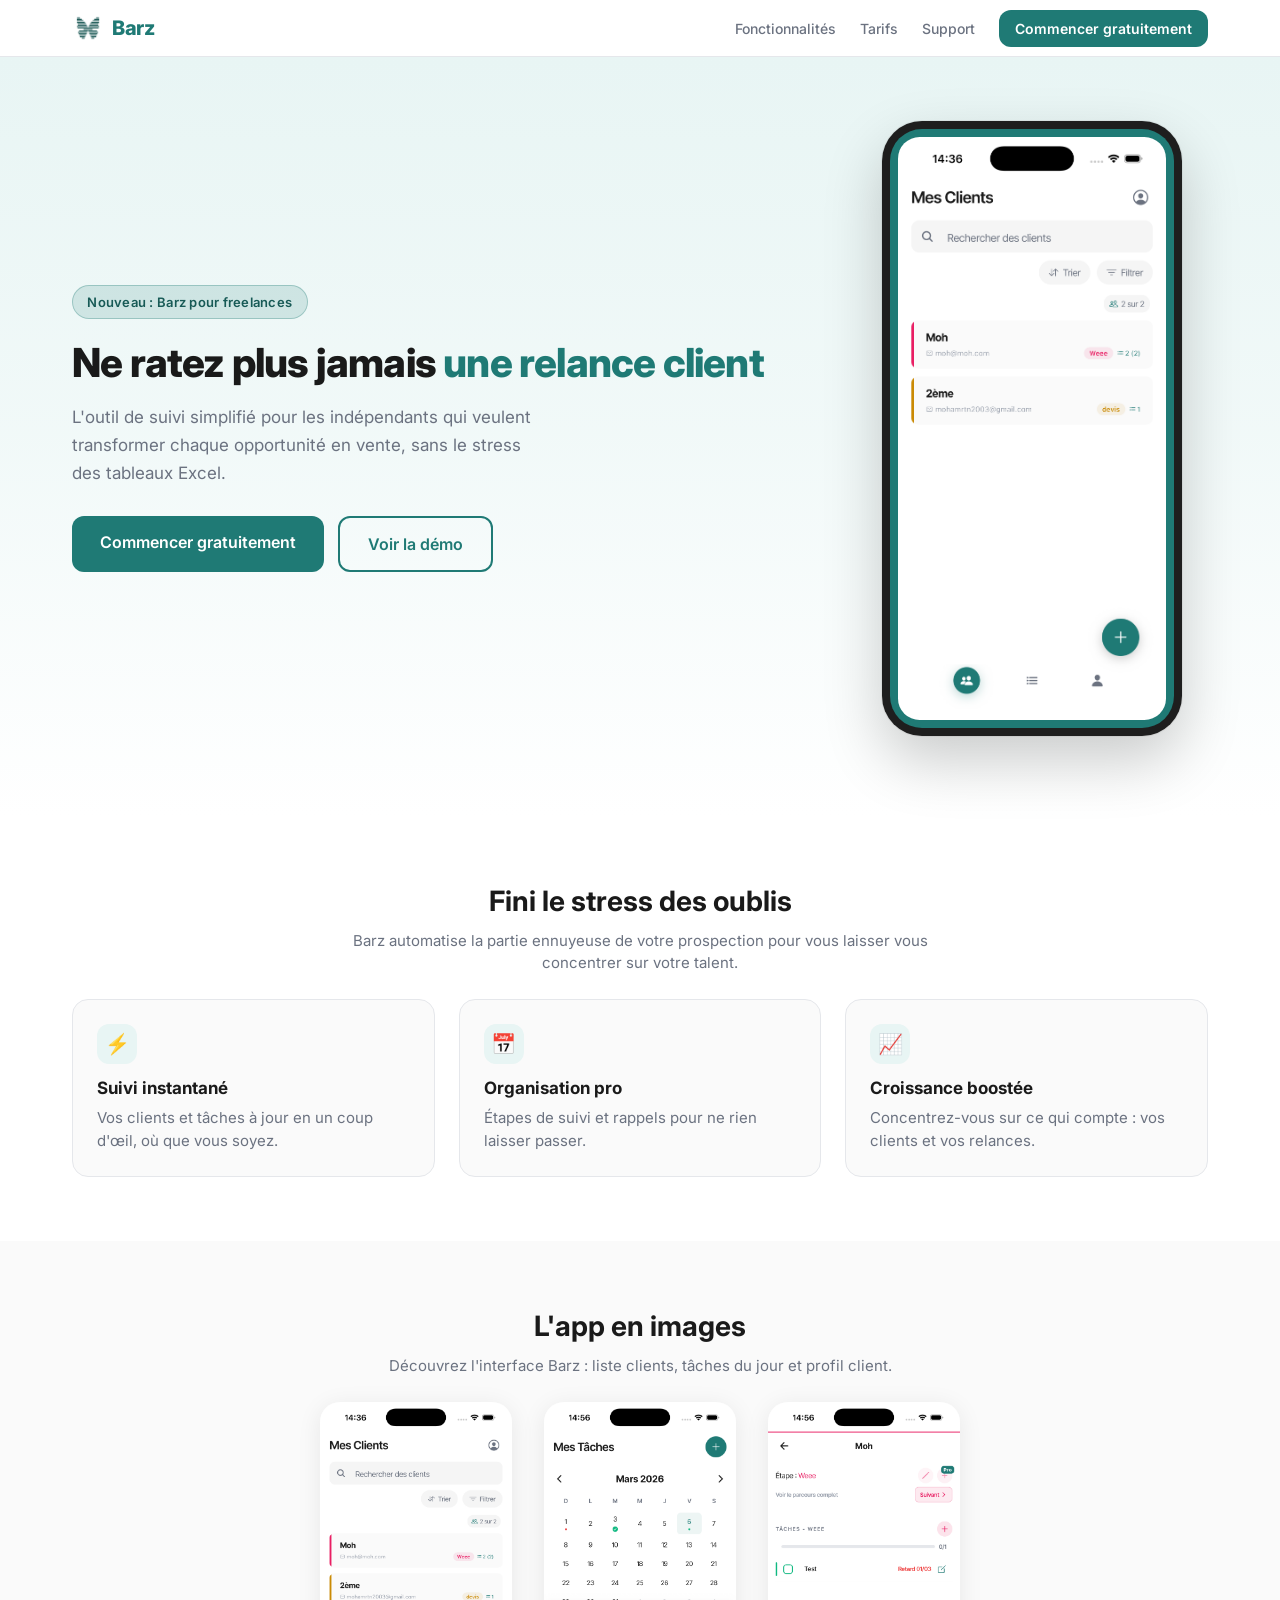
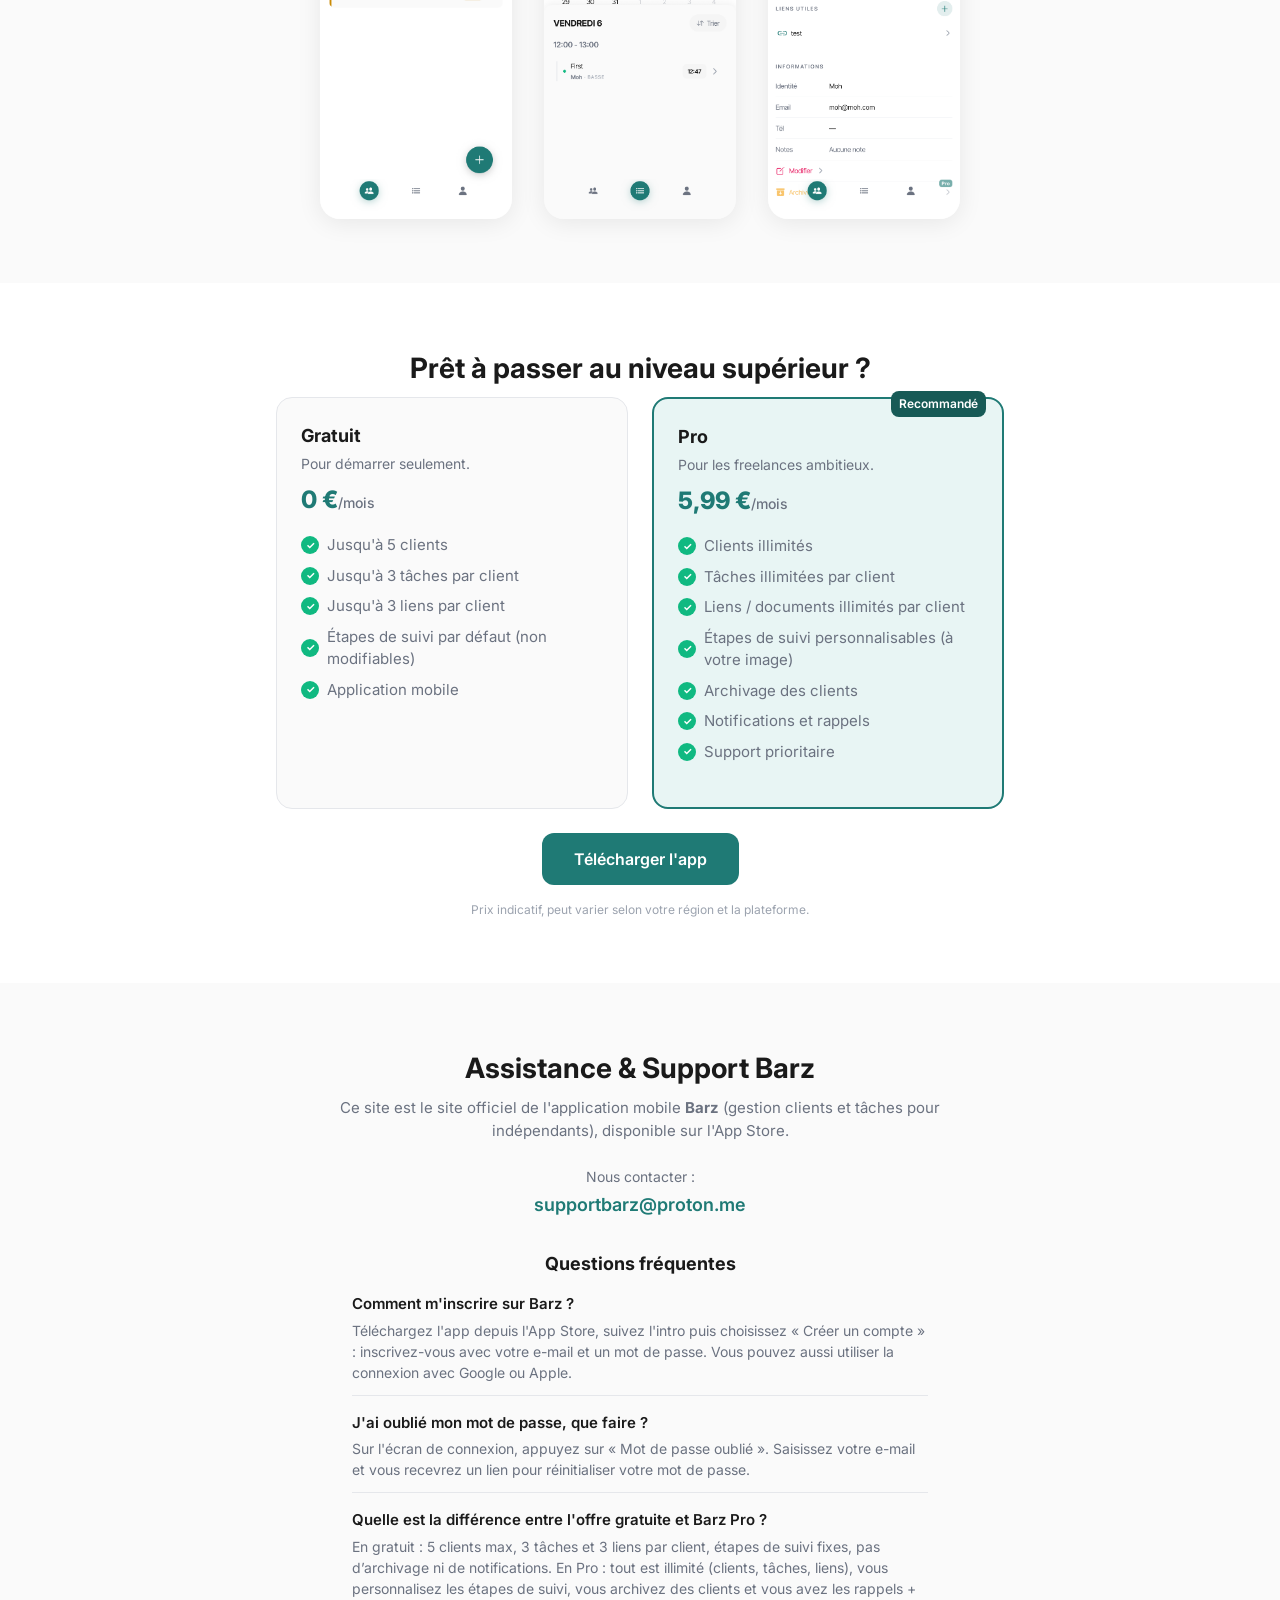
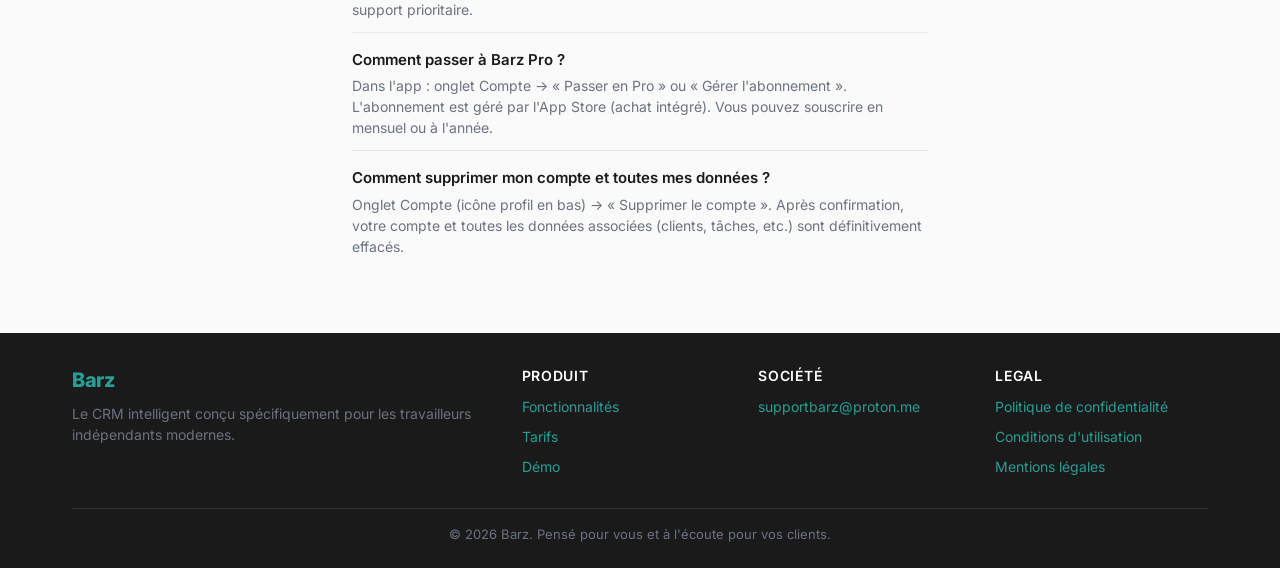
<file: index.html>
<!DOCTYPE html>
<html lang="fr">
<head>
    <meta charset="UTF-8">
    <meta name="viewport" content="width=device-width, initial-scale=1.0">
    <title>Barz – Gestion clients et tâches | App mobile pour indépendants</title>
    <meta name="description" content="Gérez vos clients et tâches depuis votre téléphone. Barz est l'app de gestion clients et tâches pour freelances et indépendants. Téléchargez sur l'App Store.">
    <meta name="keywords" content="gestion clients, gestion tâches, app indépendants, CRM simple, freelances, étapes de suivi, Barz, application mobile clients">
    <link rel="preconnect" href="https://fonts.googleapis.com">
    <link rel="preconnect" href="https://fonts.gstatic.com" crossorigin>
    <link href="https://fonts.googleapis.com/css2?family=Inter:wght@400;500;600;700;800&display=swap" rel="stylesheet">

    <meta property="og:type" content="website">
    <meta property="og:title" content="Barz – Gestion clients et tâches pour indépendants">
    <meta property="og:description" content="Gérez vos clients et tâches depuis votre téléphone. L'app mobile pour freelances et indépendants. Téléchargez sur l'App Store.">
    <meta property="og:image" content="https://barz.app/og-image.png">
    <meta property="og:url" content="https://barz.app">
    <meta property="og:locale" content="fr_FR">
    <meta name="twitter:card" content="summary_large_image">
    <meta name="twitter:title" content="Barz – Gestion clients et tâches">
    <meta name="twitter:description" content="L'app de gestion clients et tâches pour indépendants. Téléchargez sur l'App Store.">

    <link rel="stylesheet" href="styles.css">
</head>
<body>
    <header class="header" id="header">
        <div class="container header__inner">
            <a href="#" class="logo" aria-label="Barz accueil">
                <img src="assets/img/Logo1.png" alt="" class="logo__img" width="32" height="32">
                <span class="logo__text">Barz</span>
            </a>
            <button type="button" class="burger" aria-label="Ouvrir le menu" aria-expanded="false" aria-controls="header-menu" id="burger-btn">
                <span class="burger__line"></span>
                <span class="burger__line"></span>
                <span class="burger__line"></span>
            </button>
            <div class="header__menu" id="header-menu">
                <nav class="nav" aria-label="Navigation principale">
                    <a href="#fonctionnalites">Fonctionnalités</a>
                    <a href="#tarifs">Tarifs</a>
                    <a href="#support">Support</a>
                </nav>
                <a href="https://apps.apple.com/app/barz/idXXXXXXXXX" class="cta cta--header" target="_blank" rel="noopener noreferrer">Commencer gratuitement</a>
            </div>
        </div>
        <div class="header__overlay" id="header-overlay" aria-hidden="true"></div>
    </header>

    <main>
        <section class="hero" aria-labelledby="hero-title">
            <div class="container hero__inner">
                <div class="hero__content">
                    <span class="hero__badge">Nouveau : Barz pour freelances</span>
                    <h1 id="hero-title" class="hero__title">Ne ratez plus jamais <span class="hero__title-accent">une relance client</span></h1>
                    <p class="hero__subtitle">L'outil de suivi simplifié pour les indépendants qui veulent transformer chaque opportunité en vente, sans le stress des tableaux Excel.</p>
                    <div class="hero__ctas">
                        <a href="https://apps.apple.com/app/barz/idXXXXXXXXX" class="cta cta--primary" target="_blank" rel="noopener noreferrer">Commencer gratuitement</a>
                        <a href="#captures" class="cta cta--secondary">Voir la démo</a>
                    </div>
                </div>
                <div class="hero__visual">
                    <div class="hero__mockup">
                        <div class="hero__mockup-frame">
                            <img src="assets/img/image1.png" alt="Aperçu de l'app Barz sur iPhone" width="280" height="560" loading="eager" onerror="this.style.display='none'; this.nextElementSibling.style.display='flex';">
                            <div class="hero__mockup-placeholder" aria-hidden="true">App</div>
                        </div>
                    </div>
                </div>
            </div>
        </section>

        <section id="fonctionnalites" class="features" aria-labelledby="features-title">
            <div class="container">
                <h2 id="features-title" class="section-title">Fini le stress des oublis</h2>
                <p class="section-desc">Barz automatise la partie ennuyeuse de votre prospection pour vous laisser vous concentrer sur votre talent.</p>
                <ul class="features__list">
                    <li class="feature-card">
                        <span class="feature-card__icon" aria-hidden="true">⚡</span>
                        <h3 class="feature-card__title">Suivi instantané</h3>
                        <p class="feature-card__text">Vos clients et tâches à jour en un coup d'œil, où que vous soyez.</p>
                    </li>
                    <li class="feature-card">
                        <span class="feature-card__icon" aria-hidden="true">📅</span>
                        <h3 class="feature-card__title">Organisation pro</h3>
                        <p class="feature-card__text">Étapes de suivi et rappels pour ne rien laisser passer.</p>
                    </li>
                    <li class="feature-card">
                        <span class="feature-card__icon" aria-hidden="true">📈</span>
                        <h3 class="feature-card__title">Croissance boostée</h3>
                        <p class="feature-card__text">Concentrez-vous sur ce qui compte : vos clients et vos relances.</p>
                    </li>
                </ul>
            </div>
        </section>

        <section id="captures" class="screenshots" aria-labelledby="screenshots-title">
            <div class="container">
                <h2 id="screenshots-title" class="section-title">L'app en images</h2>
                <p class="screenshots__intro">Découvrez l'interface Barz : liste clients, tâches du jour et profil client.</p>
                <ul class="screenshots__list">
                    <li>
                        <img src="assets/img/image1.png" alt="Capture d'écran Barz – Liste des clients" width="390" height="844" loading="lazy" onerror="this.src='https://placehold.co/390x844/E8F5F4/1F7A75?text=Liste+clients'">
                    </li>
                    <li>
                        <img src="assets/img/image2.png" alt="Capture d'écran Barz – Tâches du jour" width="390" height="844" loading="lazy" onerror="this.src='https://placehold.co/390x844/E8F5F4/1F7A75?text=T%C3%A2ches'">
                    </li>
                    <li>
                        <img src="assets/img/image3.png" alt="Capture d'écran Barz – Profil client" width="390" height="844" loading="lazy" onerror="this.src='https://placehold.co/390x844/E8F5F4/1F7A75?text=Profil+client'">
                    </li>
                </ul>
            </div>
        </section>

        <section id="tarifs" class="pricing" aria-labelledby="pricing-title">
            <div class="container">
                <h2 id="pricing-title" class="section-title">Prêt à passer au niveau supérieur ?</h2>
                <div class="pricing__grid">
                    <article class="pricing-card pricing-card--free">
                        <h3 class="pricing-card__name">Gratuit</h3>
                        <p class="pricing-card__sub">Pour démarrer seulement.</p>
                        <p class="pricing-card__price">0 €<span class="pricing-card__unit">/mois</span></p>
                        <ul class="pricing-card__features">
                            <li><span class="check" aria-hidden="true"></span> Jusqu'à 5 clients</li>
                            <li><span class="check" aria-hidden="true"></span> Jusqu'à 3 tâches par client</li>
                            <li><span class="check" aria-hidden="true"></span> Jusqu'à 3 liens par client</li>
                            <li><span class="check" aria-hidden="true"></span> Étapes de suivi par défaut (non modifiables)</li>
                            <li><span class="check" aria-hidden="true"></span> Application mobile</li>
                        </ul>
                    </article>
                    <article class="pricing-card pricing-card--pro">
                        <span class="pricing-card__badge">Recommandé</span>
                        <h3 class="pricing-card__name">Pro</h3>
                        <p class="pricing-card__sub">Pour les freelances ambitieux.</p>
                        <p class="pricing-card__price">5,99 €<span class="pricing-card__unit">/mois</span></p>
                        <ul class="pricing-card__features">
                            <li><span class="check" aria-hidden="true"></span> Clients illimités</li>
                            <li><span class="check" aria-hidden="true"></span> Tâches illimitées par client</li>
                            <li><span class="check" aria-hidden="true"></span> Liens / documents illimités par client</li>
                            <li><span class="check" aria-hidden="true"></span> Étapes de suivi personnalisables (à votre image)</li>
                            <li><span class="check" aria-hidden="true"></span> Archivage des clients</li>
                            <li><span class="check" aria-hidden="true"></span> Notifications et rappels</li>
                            <li><span class="check" aria-hidden="true"></span> Support prioritaire</li>
                        </ul>
                    </article>
                </div>
                <div class="pricing__cta">
                    <a href="https://apps.apple.com/app/barz/idXXXXXXXXX" class="cta cta--primary cta--block" target="_blank" rel="noopener noreferrer">Télécharger l'app</a>
                </div>
                <p class="pricing__disclaimer">Prix indicatif, peut varier selon votre région et la plateforme.</p>
            </div>
        </section>

        <section id="support" class="support" aria-labelledby="support-title">
            <div class="container">
                <h2 id="support-title" class="section-title">Assistance & Support Barz</h2>
                <p class="support__intro">Ce site est le site officiel de l'application mobile <strong>Barz</strong> (gestion clients et tâches pour indépendants), disponible sur l'App Store.</p>
                <div class="support__contact">
                    <p class="support__contact-label">Nous contacter :</p>
                    <a href="mailto:supportbarz@proton.me" class="support__email">supportbarz@proton.me</a>
                </div>
                <div class="support__faq">
                    <h3 class="support__faq-title">Questions fréquentes</h3>
                    <dl class="faq-list">
                        <dt class="faq-list__q">Comment m'inscrire sur Barz ?</dt>
                        <dd class="faq-list__a">Téléchargez l'app depuis l'App Store, suivez l'intro puis choisissez « Créer un compte » : inscrivez-vous avec votre e-mail et un mot de passe. Vous pouvez aussi utiliser la connexion avec Google ou Apple.</dd>
                        <dt class="faq-list__q">J'ai oublié mon mot de passe, que faire ?</dt>
                        <dd class="faq-list__a">Sur l'écran de connexion, appuyez sur « Mot de passe oublié ». Saisissez votre e-mail et vous recevrez un lien pour réinitialiser votre mot de passe.</dd>
                        <dt class="faq-list__q">Quelle est la différence entre l'offre gratuite et Barz Pro ?</dt>
                        <dd class="faq-list__a">En gratuit : 5 clients max, 3 tâches et 3 liens par client, étapes de suivi fixes, pas d’archivage ni de notifications. En Pro : tout est illimité (clients, tâches, liens), vous personnalisez les étapes de suivi, vous archivez des clients et vous avez les rappels + support prioritaire.</dd>
                        <dt class="faq-list__q">Comment passer à Barz Pro ?</dt>
                        <dd class="faq-list__a">Dans l'app : onglet Compte → « Passer en Pro » ou « Gérer l'abonnement ». L'abonnement est géré par l'App Store (achat intégré). Vous pouvez souscrire en mensuel ou à l'année.</dd>
                        <dt class="faq-list__q">Comment supprimer mon compte et toutes mes données ?</dt>
                        <dd class="faq-list__a">Onglet Compte (icône profil en bas) → « Supprimer le compte ». Après confirmation, votre compte et toutes les données associées (clients, tâches, etc.) sont définitivement effacés.</dd>
                    </dl>
                </div>
            </div>
        </section>

    </main>

    <footer id="contact" class="footer">
        <div class="container">
            <div class="footer__grid">
                <div class="footer__brand">
                    <span class="logo">Barz</span>
                    <p>Le CRM intelligent conçu spécifiquement pour les travailleurs indépendants modernes.</p>
                </div>
                <div class="footer__col">
                    <h4>Produit</h4>
                    <ul>
                        <li><a href="#fonctionnalites">Fonctionnalités</a></li>
                        <li><a href="#tarifs">Tarifs</a></li>
                        <li><a href="#captures">Démo</a></li>
                    </ul>
                </div>
                <div class="footer__col">
                    <h4>Société</h4>
                    <ul>
                        <li><a href="mailto:supportbarz@proton.me">supportbarz@proton.me</a></li>
                    </ul>
                </div>
                <div class="footer__col">
                    <h4>Legal</h4>
                    <ul>
                        <li><a href="https://barz-policy.vercel.app/">Politique de confidentialité</a></li>
                        <li><a href="cgu.html">Conditions d'utilisation</a></li>
                        <li><a href="mentions-legales.html">Mentions légales</a></li>
                    </ul>
                </div>
            </div>
            <p class="footer__copy">© 2026 Barz. Pensé pour vous et à l'écoute pour vos clients.</p>
        </div>
    </footer>

    <script type="application/ld+json">
    {"@context":"https://schema.org","@type":"SoftwareApplication","name":"Barz","applicationCategory":"BusinessApplication","operatingSystem":"iOS","description":"App de gestion clients et tâches pour freelances et indépendants.","offers":{"@type":"Offer","price":"0","priceCurrency":"EUR"}}
    </script>
    <script src="script.js"></script>
</body>
</html>
</file>
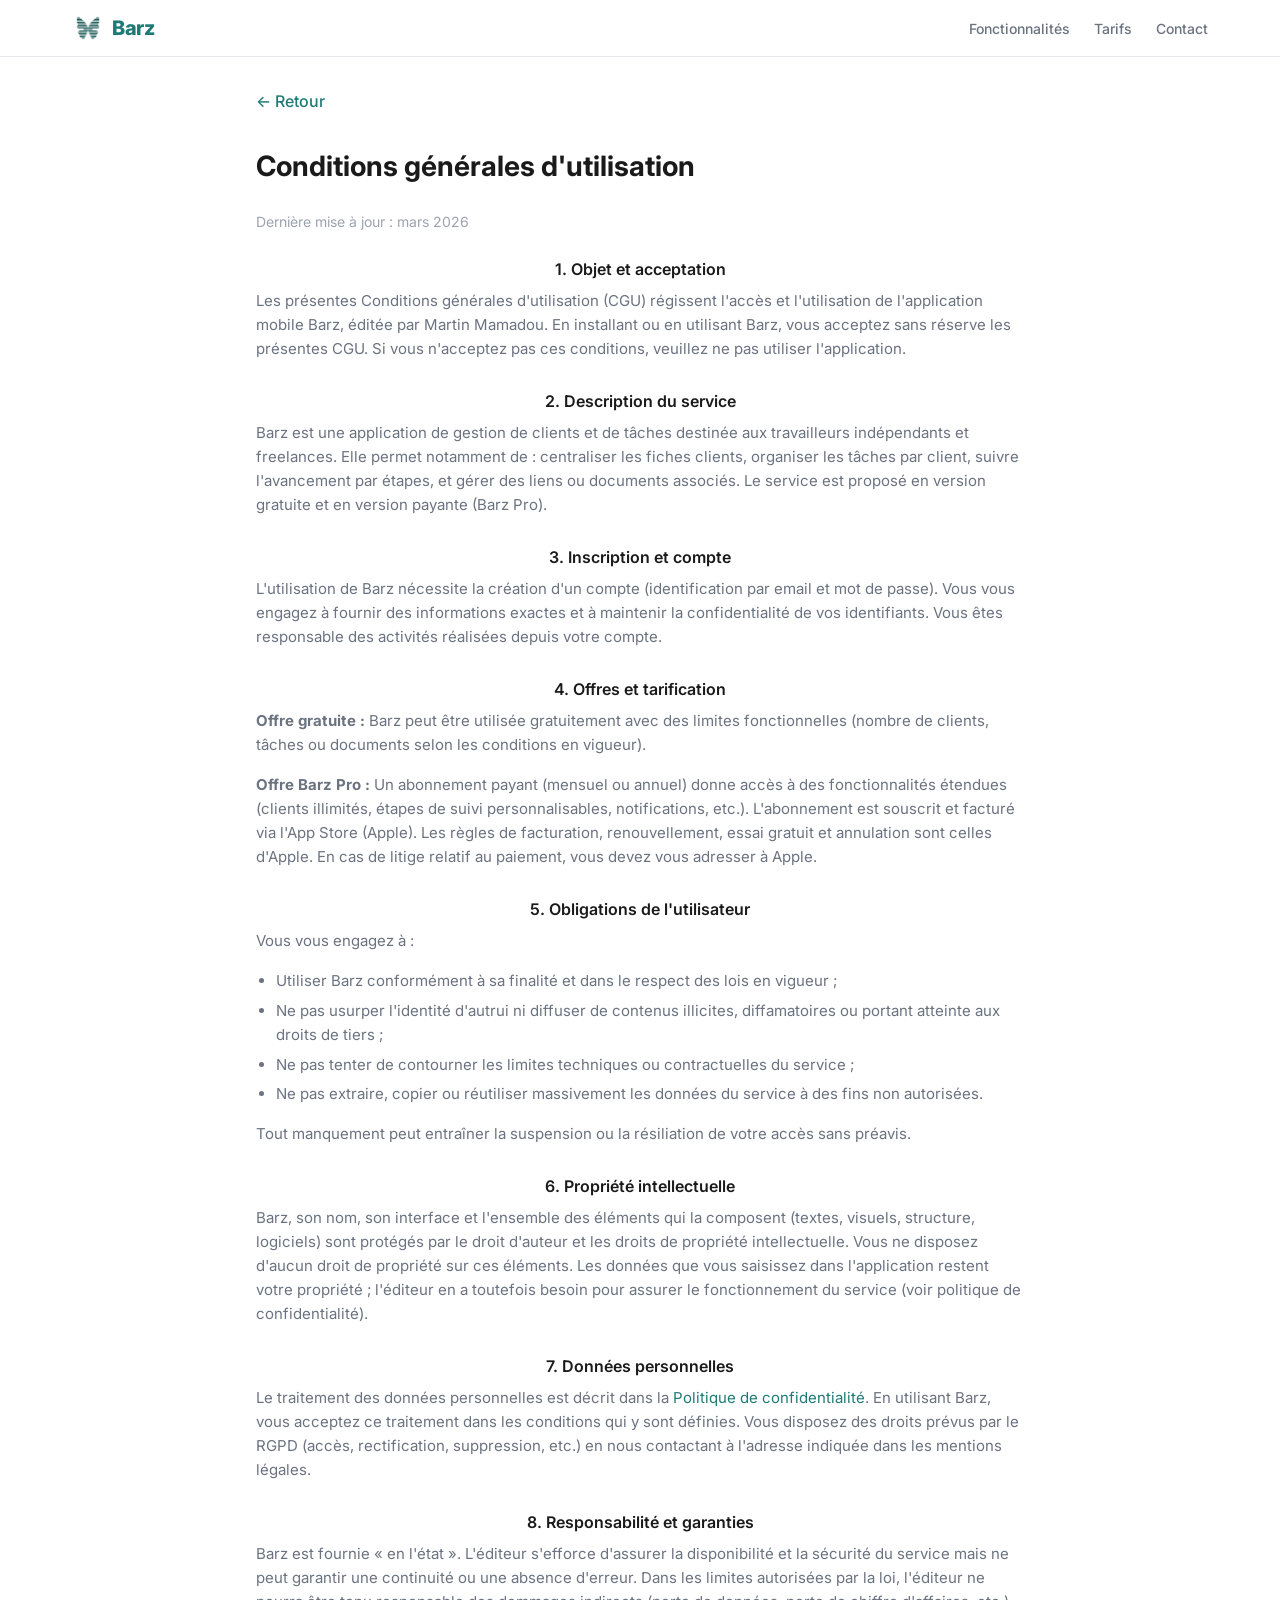
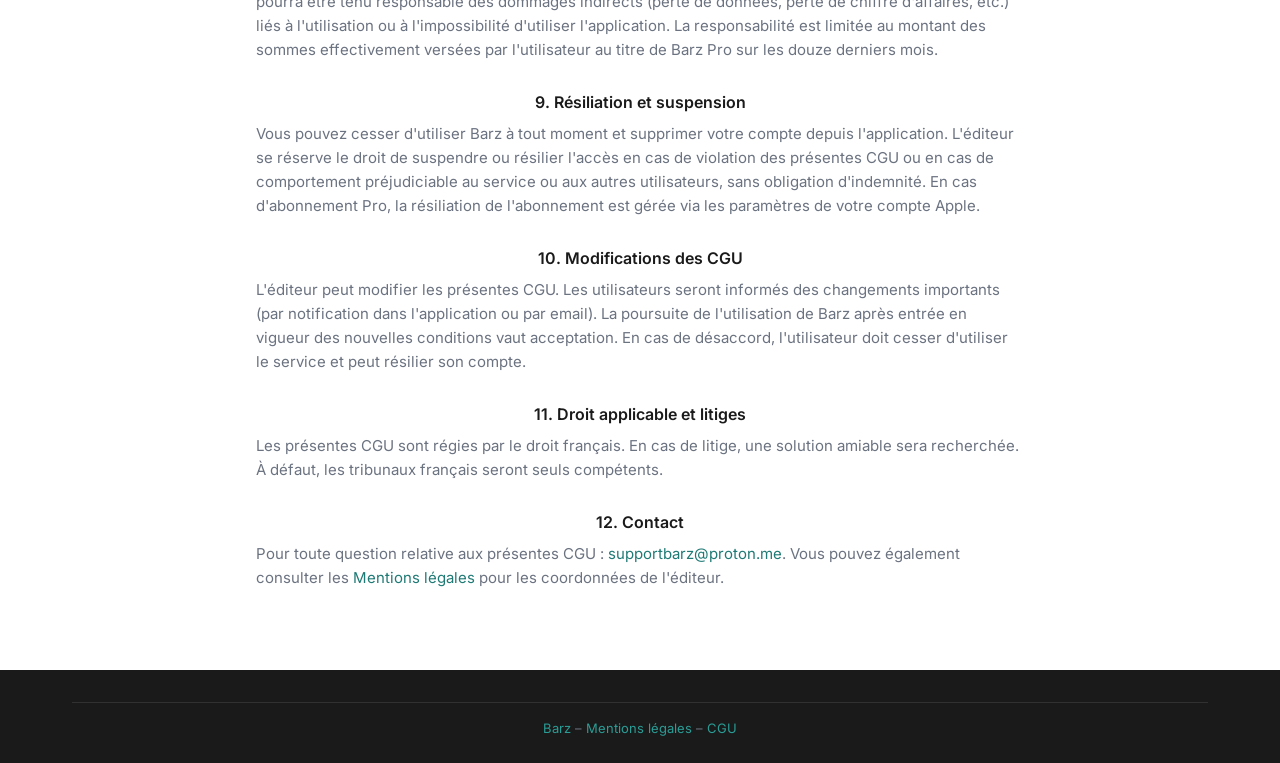
<file: cgu.html>
<!DOCTYPE html>
<html lang="fr">
<head>
    <meta charset="UTF-8">
    <meta name="viewport" content="width=device-width, initial-scale=1.0">
    <title>Conditions générales d'utilisation – Barz</title>
    <meta name="description" content="Conditions générales d'utilisation de l'application Barz. Service, compte, abonnement Pro et responsabilités.">
    <link rel="preconnect" href="https://fonts.googleapis.com">
    <link rel="preconnect" href="https://fonts.gstatic.com" crossorigin>
    <link href="https://fonts.googleapis.com/css2?family=Inter:wght@400;500;600;700&display=swap" rel="stylesheet">
    <link rel="stylesheet" href="styles.css">
    <style>
        .legal-page { max-width: 48rem; margin: 0 auto; padding: 2rem 0 4rem; }
        .legal-page .back-link { display: inline-flex; align-items: center; gap: 0.5rem; margin-bottom: 2rem; font-weight: 500; color: var(--color-primary); }
        .legal-page .back-link:hover { text-decoration: none; color: var(--color-primary-dark); }
        .legal-page h1 { font-size: 1.75rem; font-weight: 700; color: var(--color-text); margin: 0 0 1.5rem; }
        .legal-page .section-title { font-size: 1rem; font-weight: 600; color: var(--color-text); margin: 1.75rem 0 0.5rem; }
        .legal-page .section-title:first-of-type { margin-top: 0; }
        .legal-page p, .legal-page ul { margin: 0 0 1rem; font-size: 0.9375rem; line-height: 1.6; color: var(--color-text-secondary); }
        .legal-page ul { padding-left: 1.25rem; }
        .legal-page li { margin-bottom: 0.35rem; }
        .legal-page a { color: var(--color-primary); }
        .legal-page .last-update { font-size: 0.875rem; color: var(--color-text-tertiary); margin-bottom: 1.5rem; }
    </style>
</head>
<body>
    <header class="header">
        <div class="container header__inner">
            <a href="index.html" class="logo" aria-label="Barz accueil">
                <img src="assets/img/Logo1.png" alt="" class="logo__img" width="32" height="32">
                <span class="logo__text">Barz</span>
            </a>
            <nav class="nav" aria-label="Navigation">
                <a href="index.html#fonctionnalites">Fonctionnalités</a>
                <a href="index.html#tarifs">Tarifs</a>
                <a href="index.html#contact">Contact</a>
            </nav>
        </div>
    </header>

    <main class="container legal-page">
        <a href="index.html" class="back-link" aria-label="Retour à l'accueil">← Retour</a>
        <h1>Conditions générales d'utilisation</h1>
        <p class="last-update">Dernière mise à jour : mars 2026</p>

        <h2 class="section-title">1. Objet et acceptation</h2>
        <p>Les présentes Conditions générales d'utilisation (CGU) régissent l'accès et l'utilisation de l'application mobile Barz, éditée par Martin Mamadou. En installant ou en utilisant Barz, vous acceptez sans réserve les présentes CGU. Si vous n'acceptez pas ces conditions, veuillez ne pas utiliser l'application.</p>

        <h2 class="section-title">2. Description du service</h2>
        <p>Barz est une application de gestion de clients et de tâches destinée aux travailleurs indépendants et freelances. Elle permet notamment de : centraliser les fiches clients, organiser les tâches par client, suivre l'avancement par étapes, et gérer des liens ou documents associés. Le service est proposé en version gratuite et en version payante (Barz Pro).</p>

        <h2 class="section-title">3. Inscription et compte</h2>
        <p>L'utilisation de Barz nécessite la création d'un compte (identification par email et mot de passe). Vous vous engagez à fournir des informations exactes et à maintenir la confidentialité de vos identifiants. Vous êtes responsable des activités réalisées depuis votre compte.</p>

        <h2 class="section-title">4. Offres et tarification</h2>
        <p><strong>Offre gratuite :</strong> Barz peut être utilisée gratuitement avec des limites fonctionnelles (nombre de clients, tâches ou documents selon les conditions en vigueur).</p>
        <p><strong>Offre Barz Pro :</strong> Un abonnement payant (mensuel ou annuel) donne accès à des fonctionnalités étendues (clients illimités, étapes de suivi personnalisables, notifications, etc.). L'abonnement est souscrit et facturé via l'App Store (Apple). Les règles de facturation, renouvellement, essai gratuit et annulation sont celles d'Apple. En cas de litige relatif au paiement, vous devez vous adresser à Apple.</p>

        <h2 class="section-title">5. Obligations de l'utilisateur</h2>
        <p>Vous vous engagez à :</p>
        <ul>
            <li>Utiliser Barz conformément à sa finalité et dans le respect des lois en vigueur ;</li>
            <li>Ne pas usurper l'identité d'autrui ni diffuser de contenus illicites, diffamatoires ou portant atteinte aux droits de tiers ;</li>
            <li>Ne pas tenter de contourner les limites techniques ou contractuelles du service ;</li>
            <li>Ne pas extraire, copier ou réutiliser massivement les données du service à des fins non autorisées.</li>
        </ul>
        <p>Tout manquement peut entraîner la suspension ou la résiliation de votre accès sans préavis.</p>

        <h2 class="section-title">6. Propriété intellectuelle</h2>
        <p>Barz, son nom, son interface et l'ensemble des éléments qui la composent (textes, visuels, structure, logiciels) sont protégés par le droit d'auteur et les droits de propriété intellectuelle. Vous ne disposez d'aucun droit de propriété sur ces éléments. Les données que vous saisissez dans l'application restent votre propriété ; l'éditeur en a toutefois besoin pour assurer le fonctionnement du service (voir politique de confidentialité).</p>

        <h2 class="section-title">7. Données personnelles</h2>
        <p>Le traitement des données personnelles est décrit dans la <a href="https://barz-policy.vercel.app/">Politique de confidentialité</a>. En utilisant Barz, vous acceptez ce traitement dans les conditions qui y sont définies. Vous disposez des droits prévus par le RGPD (accès, rectification, suppression, etc.) en nous contactant à l'adresse indiquée dans les mentions légales.</p>

        <h2 class="section-title">8. Responsabilité et garanties</h2>
        <p>Barz est fournie « en l'état ». L'éditeur s'efforce d'assurer la disponibilité et la sécurité du service mais ne peut garantir une continuité ou une absence d'erreur. Dans les limites autorisées par la loi, l'éditeur ne pourra être tenu responsable des dommages indirects (perte de données, perte de chiffre d'affaires, etc.) liés à l'utilisation ou à l'impossibilité d'utiliser l'application. La responsabilité est limitée au montant des sommes effectivement versées par l'utilisateur au titre de Barz Pro sur les douze derniers mois.</p>

        <h2 class="section-title">9. Résiliation et suspension</h2>
        <p>Vous pouvez cesser d'utiliser Barz à tout moment et supprimer votre compte depuis l'application. L'éditeur se réserve le droit de suspendre ou résilier l'accès en cas de violation des présentes CGU ou en cas de comportement préjudiciable au service ou aux autres utilisateurs, sans obligation d'indemnité. En cas d'abonnement Pro, la résiliation de l'abonnement est gérée via les paramètres de votre compte Apple.</p>

        <h2 class="section-title">10. Modifications des CGU</h2>
        <p>L'éditeur peut modifier les présentes CGU. Les utilisateurs seront informés des changements importants (par notification dans l'application ou par email). La poursuite de l'utilisation de Barz après entrée en vigueur des nouvelles conditions vaut acceptation. En cas de désaccord, l'utilisateur doit cesser d'utiliser le service et peut résilier son compte.</p>

        <h2 class="section-title">11. Droit applicable et litiges</h2>
        <p>Les présentes CGU sont régies par le droit français. En cas de litige, une solution amiable sera recherchée. À défaut, les tribunaux français seront seuls compétents.</p>

        <h2 class="section-title">12. Contact</h2>
        <p>Pour toute question relative aux présentes CGU : <a href="mailto:supportbarz@proton.me">supportbarz@proton.me</a>. Vous pouvez également consulter les <a href="mentions-legales.html">Mentions légales</a> pour les coordonnées de l'éditeur.</p>
    </main>

    <footer class="footer">
        <div class="container">
            <p class="footer__copy">
                <a href="index.html" style="color: var(--color-primary-light);">Barz</a> –
                <a href="mentions-legales.html" style="color: var(--color-primary-light);">Mentions légales</a> –
                <a href="cgu.html" style="color: var(--color-primary-light);">CGU</a>
            </p>
        </div>
    </footer>
</body>
</html>
</file>
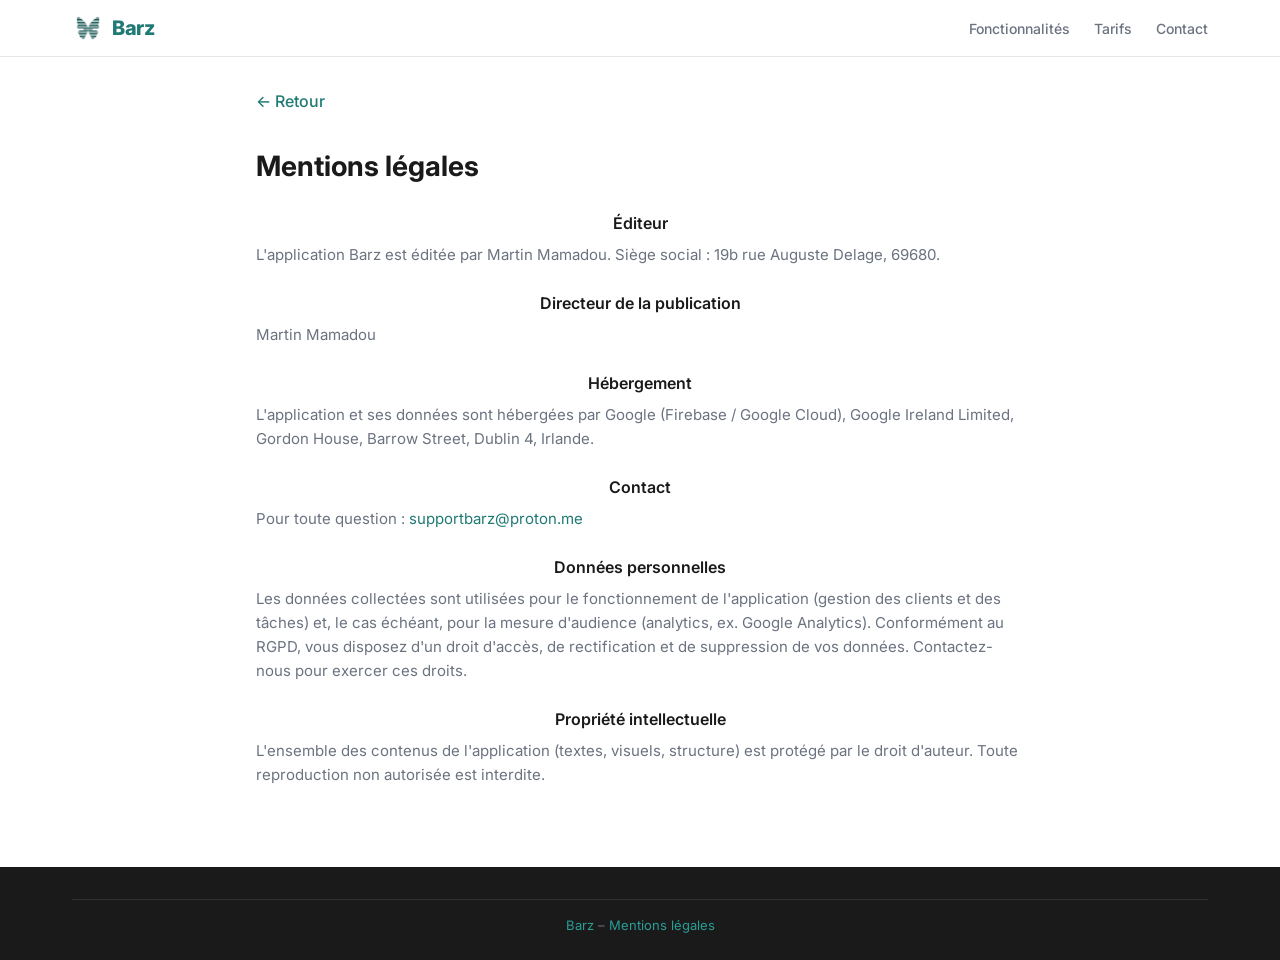
<file: mentions-legales.html>
<!DOCTYPE html>
<html lang="fr">
<head>
    <meta charset="UTF-8">
    <meta name="viewport" content="width=device-width, initial-scale=1.0">
    <title>Mentions légales – Barz</title>
    <meta name="description" content="Mentions légales de l'application Barz. Éditeur, hébergement, contact et données personnelles.">
    <link rel="preconnect" href="https://fonts.googleapis.com">
    <link rel="preconnect" href="https://fonts.gstatic.com" crossorigin>
    <link href="https://fonts.googleapis.com/css2?family=Inter:wght@400;500;600;700&display=swap" rel="stylesheet">
    <link rel="stylesheet" href="styles.css">
    <style>
        .legal-page { max-width: 48rem; margin: 0 auto; padding: 2rem 0 4rem; }
        .legal-page .back-link { display: inline-flex; align-items: center; gap: 0.5rem; margin-bottom: 2rem; font-weight: 500; color: var(--color-primary); }
        .legal-page .back-link:hover { text-decoration: none; color: var(--color-primary-dark); }
        .legal-page h1 { font-size: 1.75rem; font-weight: 700; color: var(--color-text); margin: 0 0 1.5rem; }
        .legal-page .section-title { font-size: 1rem; font-weight: 600; color: var(--color-text); margin: 1.5rem 0 0.5rem; }
        .legal-page .section-title:first-of-type { margin-top: 0; }
        .legal-page p { margin: 0 0 1rem; font-size: 0.9375rem; line-height: 1.6; color: var(--color-text-secondary); }
        .legal-page a { color: var(--color-primary); }
    </style>
</head>
<body>
    <header class="header">
        <div class="container header__inner">
            <a href="index.html" class="logo" aria-label="Barz accueil">
                <img src="assets/img/Logo1.png" alt="" class="logo__img" width="32" height="32">
                <span class="logo__text">Barz</span>
            </a>
            <nav class="nav" aria-label="Navigation">
                <a href="index.html#fonctionnalites">Fonctionnalités</a>
                <a href="index.html#tarifs">Tarifs</a>
                <a href="index.html#contact">Contact</a>
            </nav>
        </div>
    </header>

    <main class="container legal-page">
        <a href="index.html" class="back-link" aria-label="Retour à l'accueil">← Retour</a>
        <h1>Mentions légales</h1>

        <h2 class="section-title">Éditeur</h2>
        <p>L'application Barz est éditée par Martin Mamadou. Siège social : 19b rue Auguste Delage, 69680.</p>

        <h2 class="section-title">Directeur de la publication</h2>
        <p>Martin Mamadou</p>

        <h2 class="section-title">Hébergement</h2>
        <p>L'application et ses données sont hébergées par Google (Firebase / Google Cloud), Google Ireland Limited, Gordon House, Barrow Street, Dublin 4, Irlande.</p>

        <h2 class="section-title">Contact</h2>
        <p>Pour toute question : <a href="mailto:supportbarz@proton.me">supportbarz@proton.me</a></p>

        <h2 class="section-title">Données personnelles</h2>
        <p>Les données collectées sont utilisées pour le fonctionnement de l'application (gestion des clients et des tâches) et, le cas échéant, pour la mesure d'audience (analytics, ex. Google Analytics). Conformément au RGPD, vous disposez d'un droit d'accès, de rectification et de suppression de vos données. Contactez-nous pour exercer ces droits.</p>

        <h2 class="section-title">Propriété intellectuelle</h2>
        <p>L'ensemble des contenus de l'application (textes, visuels, structure) est protégé par le droit d'auteur. Toute reproduction non autorisée est interdite.</p>
    </main>

    <footer class="footer">
        <div class="container">
            <p class="footer__copy"><a href="index.html" style="color: var(--color-primary-light);">Barz</a> – <a href="mentions-legales.html" style="color: var(--color-primary-light);">Mentions légales</a></p>
        </div>
    </footer>
</body>
</html>
</file>
<file: styles.css>
/* Barz Landing – Mobile first, calqué sur la DA */
:root {
    --color-primary: #1F7A75;
    --color-primary-light: #2A9D96;
    --color-primary-dark: #175A56;
    --color-primary-bg: #E8F5F4;
    --color-background: #FFFFFF;
    --color-surface: #FAFAFA;
    --color-text: #1A1A1A;
    --color-text-secondary: #6B7280;
    --color-text-tertiary: #9CA3AF;
    --color-border: #E5E7EB;
    --color-success: #10B981;
    --font-family: 'Inter', -apple-system, BlinkMacSystemFont, sans-serif;
    --container-padding: 1.25rem;
    --section-gap: 3rem;
    --radius-sm: 0.5rem;
    --radius-md: 0.75rem;
    --radius-lg: 1rem;
}

*,
*::before,
*::after {
    box-sizing: border-box;
}

html {
    scroll-behavior: smooth;
}

body {
    margin: 0;
    font-family: var(--font-family);
    font-size: 1rem;
    line-height: 1.5;
    color: var(--color-text);
    background: var(--color-background);
    -webkit-font-smoothing: antialiased;
}

img {
    max-width: 100%;
    height: auto;
    display: block;
}

a {
    color: var(--color-primary);
    text-decoration: none;
}
a:hover {
    color: var(--color-primary-dark);
    text-decoration: underline;
}
a:focus-visible {
    outline: 2px solid var(--color-primary);
    outline-offset: 2px;
}

.container {
    width: 100%;
    max-width: 75rem;
    margin-left: auto;
    margin-right: auto;
    padding-left: var(--container-padding);
    padding-right: var(--container-padding);
}

/* Header – logo (image + nom), nav + CTA, burger mobile */
.header {
    position: sticky;
    top: 0;
    z-index: 100;
    background: var(--color-background);
    border-bottom: 1px solid var(--color-border);
}
.header__inner {
    display: flex;
    align-items: center;
    justify-content: space-between;
    gap: 1rem;
    min-height: 3.5rem;
}
.logo {
    display: inline-flex;
    align-items: center;
    gap: 0.5rem;
    font-weight: 800;
    font-size: 1.25rem;
    letter-spacing: -0.02em;
    color: var(--color-primary);
    text-decoration: none;
}
.logo:hover {
    text-decoration: none;
    color: var(--color-primary-dark);
}
.logo__img {
    width: 2rem;
    height: 2rem;
    object-fit: contain;
}
.logo__text {
    display: block;
}

/* Burger – visible uniquement sur mobile */
.burger {
    display: flex;
    flex-direction: column;
    justify-content: center;
    gap: 5px;
    width: 2.5rem;
    height: 2.5rem;
    padding: 0;
    background: none;
    border: none;
    cursor: pointer;
    color: var(--color-text);
}
.burger__line {
    display: block;
    width: 100%;
    height: 2px;
    background: currentColor;
    border-radius: 1px;
    transition: transform 0.2s ease, opacity 0.2s ease;
}
.header--open .burger__line:nth-child(1) {
    transform: translateY(7px) rotate(45deg);
}
.header--open .burger__line:nth-child(2) {
    opacity: 0;
}
.header--open .burger__line:nth-child(3) {
    transform: translateY(-7px) rotate(-45deg);
}

/* Menu – sur mobile : panneau coulissant ; sur desktop : inline */
.header__menu {
    display: flex;
    align-items: center;
    gap: 1.5rem;
}
.header__overlay {
    display: none;
    position: fixed;
    inset: 0;
    background: rgba(0, 0, 0, 0.4);
    z-index: 99;
    opacity: 0;
    transition: opacity 0.2s ease;
}
.header--open .header__overlay {
    display: block;
    opacity: 1;
}

.nav {
    display: flex;
    gap: 1.5rem;
}
.nav a {
    font-size: 0.875rem;
    font-weight: 500;
    color: var(--color-text-secondary);
}
.nav a:hover {
    color: var(--color-primary);
    text-decoration: none;
}
.cta--header {
    padding: 0.5rem 1rem;
    font-size: 0.875rem;
    font-weight: 600;
    color: var(--color-background);
    background: var(--color-primary);
    border-radius: var(--radius-md);
    text-decoration: none;
    white-space: nowrap;
    transition: background 0.3s ease;
}
.cta--header:hover {
    background: var(--color-primary-dark);
    text-decoration: none;
    color: var(--color-background);
}

/* Mobile : burger visible, menu en panneau */
@media (max-width: 47.9375rem) {
    .burger {
        display: flex;
        z-index: 101;
    }
    .header__menu {
        position: fixed;
        top: 0;
        right: 0;
        bottom: 0;
        width: min(18rem, 85vw);
        flex-direction: column;
        align-items: stretch;
        justify-content: flex-start;
        gap: 0;
        padding: 4rem 1.5rem 1.5rem;
        background: var(--color-background);
        box-shadow: -4px 0 24px rgba(0, 0, 0, 0.1);
        transform: translateX(100%);
        transition: transform 0.25s ease;
        z-index: 100;
    }
    .header--open .header__menu {
        transform: translateX(0);
    }
    .header__menu .nav {
        flex-direction: column;
        gap: 0;
        margin-bottom: 1rem;
    }
    .header__menu .nav a {
        padding: 0.75rem 0;
        font-size: 1rem;
        border-bottom: 1px solid var(--color-border);
    }
    .header__menu .cta--header {
        margin-top: auto;
        text-align: center;
    }
}

@media (min-width: 48rem) {
    .burger {
        display: none;
    }
    .header__overlay {
        display: none !important;
    }
}

/* Hero – style DA : gradient, badge, titre accentué, mockup cadre sombre + teal */
.hero {
    padding: 3rem 0 4rem;
    background: linear-gradient(180deg, var(--color-primary-bg) 0%, rgba(232, 245, 244, 0.6) 50%, var(--color-background) 100%);
}
.hero__inner {
    display: flex;
    flex-direction: column;
    gap: 2.5rem;
    align-items: center;
}
.hero__content {
    text-align: center;
    max-width: 38rem;
}
.hero__badge {
    display: inline-block;
    padding: 0.4rem 0.9rem;
    font-size: 0.8125rem;
    font-weight: 600;
    color: var(--color-primary-dark);
    background: rgba(31, 122, 117, 0.15);
    border: 1px solid rgba(31, 122, 117, 0.3);
    border-radius: 2rem;
    margin-bottom: 1.25rem;
    letter-spacing: 0.02em;
}
.hero__title {
    margin: 0 0 1rem;
    font-size: 1.875rem;
    font-weight: 800;
    line-height: 1.2;
    color: var(--color-text);
    letter-spacing: -0.02em;
}
.hero__title-accent {
    color: var(--color-primary);
    display: inline;
}
.hero__subtitle {
    margin: 0 0 1.75rem;
    font-size: 1.0625rem;
    color: var(--color-text-secondary);
    line-height: 1.65;
    max-width: 42ch;
    margin-left: auto;
    margin-right: auto;
}
.hero__ctas {
    display: flex;
    flex-wrap: wrap;
    gap: 0.875rem;
    justify-content: center;
}
.hero__ctas .cta--primary {
    padding: 0.875rem 1.75rem;
    font-size: 1rem;
}
.hero__ctas .cta--secondary {
    padding: 0.875rem 1.75rem;
    font-size: 1rem;
}
.hero__visual {
    width: 100%;
    max-width: 20rem;
    display: flex;
    justify-content: center;
}
/* Cadre type smartphone DA : bordure sombre + bande teal */
.hero__mockup {
    position: relative;
    width: 100%;
    max-width: 300px;
    background: #1e1e1e;
    border-radius: 2.5rem;
    padding: 0.5rem;
    box-shadow: 0 25px 60px rgba(0, 0, 0, 0.2), 0 0 0 1px rgba(0, 0, 0, 0.05);
}
.hero__mockup-frame {
    background: var(--color-primary);
    border-radius: 2rem;
    padding: 0.5rem;
    overflow: hidden;
}
.hero__mockup-frame img {
    width: 100%;
    border-radius: 1.35rem;
    display: block;
}
.hero__mockup-placeholder {
    display: none;
    aspect-ratio: 9 / 19;
    background: var(--color-surface);
    border-radius: 1.35rem;
    align-items: center;
    justify-content: center;
    color: var(--color-text-tertiary);
    font-size: 1.25rem;
}

/* Boutons */
.cta--primary {
    display: inline-block;
    padding: 0.75rem 1.5rem;
    font-weight: 600;
    font-size: 0.9375rem;
    color: var(--color-background);
    background: var(--color-primary);
    border-radius: var(--radius-md);
    text-decoration: none;
    text-align: center;
    transition: background 0.4s ease;
}
.cta--primary:hover {
    background: var(--color-primary-dark);
    text-decoration: none;
    color: var(--color-background);
}
.cta--secondary {
    display: inline-block;
    padding: 0.75rem 1.5rem;
    font-weight: 600;
    font-size: 0.9375rem;
    color: var(--color-primary);
    background: transparent;
    border: 2px solid var(--color-primary);
    border-radius: var(--radius-md);
    text-decoration: none;
    transition: background 0.2s ease, color 0.2s ease;
}
.cta--secondary:hover {
    background: var(--color-primary-bg);
    text-decoration: none;
}
.cta--outline {
    display: inline-block;
    width: 100%;
    padding: 0.75rem 1rem;
    font-weight: 600;
    font-size: 0.9375rem;
    color: var(--color-primary);
    background: transparent;
    border: 2px solid var(--color-primary);
    border-radius: var(--radius-md);
    text-decoration: none;
    text-align: center;
    transition: background 0.2s ease, color 0.2s ease;
}
.cta--outline:hover {
    background: var(--color-primary-bg);
    text-decoration: none;
}

/* Sections */
.section-title {
    margin: 0 0 0.5rem;
    font-size: 1.5rem;
    font-weight: 700;
    color: var(--color-text);
    text-align: center;
}
.section-title--underline {
    margin-bottom: 1rem;
    padding-bottom: 0.5rem;
    border-bottom: 3px solid var(--color-primary);
    display: inline-block;
    width: 100%;
    text-align: center;
}
.section-desc {
    text-align: center;
    margin: 0 0 1.5rem;
    color: var(--color-text-secondary);
    font-size: 0.9375rem;
    max-width: 40rem;
    margin-left: auto;
    margin-right: auto;
}

/* Features – 3 cartes */
.features {
    padding: var(--section-gap) 0;
}
.features__list {
    list-style: none;
    margin: 0;
    padding: 0;
    display: flex;
    flex-direction: column;
    gap: 1.25rem;
}
.feature-card {
    background: var(--color-surface);
    border: 1px solid var(--color-border);
    border-radius: var(--radius-lg);
    padding: 1.5rem;
}
.feature-card__icon {
    display: inline-flex;
    align-items: center;
    justify-content: center;
    width: 2.5rem;
    height: 2.5rem;
    border-radius: var(--radius-md);
    background: var(--color-primary-bg);
    color: var(--color-primary);
    font-size: 1.25rem;
    margin-bottom: 0.75rem;
}
.feature-card__title {
    margin: 0 0 0.375rem;
    font-size: 1.0625rem;
    font-weight: 700;
    color: var(--color-text);
}
.feature-card__text {
    margin: 0;
    font-size: 0.9375rem;
    color: var(--color-text-secondary);
}

/* Screenshots */
.screenshots {
    padding: var(--section-gap) 0;
    background: var(--color-surface);
}
.screenshots__intro {
    text-align: center;
    margin: 0 0 1.5rem;
    color: var(--color-text-secondary);
    font-size: 0.9375rem;
}
.screenshots__list {
    list-style: none;
    margin: 0;
    padding: 0;
    display: flex;
    flex-direction: column;
    align-items: center;
    gap: 1.5rem;
}
.screenshots__list li {
    width: 100%;
    max-width: 14rem;
}
.screenshots__list img {
    width: 100%;
    border-radius: 1.25rem;
    box-shadow: 0 4px 24px rgba(0, 0, 0, 0.08);
}

/* Pricing – 2 cartes avec sous-titre */
.pricing {
    padding: var(--section-gap) 0;
}
.pricing__grid {
    display: flex;
    flex-direction: column;
    gap: 1.25rem;
}
.pricing__cta {
    margin-top: 1.5rem;
    text-align: center;
}
.pricing__cta .cta--block {
    display: inline-block;
    padding: 0.875rem 2rem;
    font-size: 1rem;
}
.pricing__disclaimer {
    margin: 1rem 0 0;
    font-size: 0.75rem;
    color: var(--color-text-tertiary);
    text-align: center;
}
.pricing-card {
    position: relative;
    background: var(--color-surface);
    border: 1px solid var(--color-border);
    border-radius: var(--radius-lg);
    padding: 1.5rem;
}
.pricing-card--pro {
    border: 2px solid var(--color-primary);
    background: var(--color-primary-bg);
}
.pricing-card__badge {
    position: absolute;
    top: -0.5rem;
    right: 1rem;
    font-size: 0.75rem;
    font-weight: 600;
    color: var(--color-background);
    background: var(--color-primary-dark);
    padding: 0.25rem 0.5rem;
    border-radius: var(--radius-sm);
}
.pricing-card__name {
    margin: 0 0 0.25rem;
    font-size: 1.125rem;
    font-weight: 700;
    color: var(--color-text);
}
.pricing-card__sub {
    margin: 0 0 0.5rem;
    font-size: 0.875rem;
    color: var(--color-text-secondary);
}
.pricing-card__price {
    margin: 0 0 1rem;
    font-size: 1.5rem;
    font-weight: 800;
    color: var(--color-primary);
}
.pricing-card__unit {
    font-size: 0.875rem;
    font-weight: 500;
    color: var(--color-text-secondary);
}
.pricing-card__features {
    list-style: none;
    margin: 0 0 1.25rem;
    padding: 0;
    font-size: 0.9375rem;
    color: var(--color-text-secondary);
}
.pricing-card__features li {
    display: flex;
    align-items: center;
    gap: 0.5rem;
    margin-bottom: 0.5rem;
}
.check {
    width: 1.125rem;
    height: 1.125rem;
    background: var(--color-success);
    border-radius: 50%;
    flex-shrink: 0;
    display: inline-flex;
    align-items: center;
    justify-content: center;
    color: white;
    font-size: 0.65rem;
    font-weight: 700;
}
.check::after {
    content: '✓';
}

/* Support */
.support {
    padding: var(--section-gap) 0;
    background: var(--color-surface);
}
.support__intro {
    text-align: center;
    margin: 0 0 1.5rem;
    color: var(--color-text-secondary);
    font-size: 0.9375rem;
    max-width: 40rem;
    margin-left: auto;
    margin-right: auto;
}
.support__contact {
    text-align: center;
    margin-bottom: 2rem;
}
.support__contact-label {
    margin: 0 0 0.25rem;
    font-size: 0.875rem;
    color: var(--color-text-secondary);
}
.support__email {
    font-size: 1.125rem;
    font-weight: 600;
}
.support__faq {
    max-width: 36rem;
    margin: 0 auto;
}
.support__faq-title {
    margin: 0 0 1rem;
    font-size: 1.125rem;
    font-weight: 700;
    color: var(--color-text);
    text-align: center;
}
.faq-list {
    margin: 0;
    padding: 0;
    list-style: none;
}
.faq-list__q {
    margin: 1rem 0 0.25rem;
    font-size: 0.9375rem;
    font-weight: 600;
    color: var(--color-text);
}
.faq-list__q:first-child {
    margin-top: 0;
}
.faq-list__a {
    margin: 0;
    font-size: 0.875rem;
    color: var(--color-text-secondary);
    line-height: 1.5;
    padding-bottom: 0.75rem;
    border-bottom: 1px solid var(--color-border);
}
.faq-list dd:last-of-type {
    border-bottom: none;
}

/* Footer – 4 colonnes */
.footer {
    padding: 2rem 0 1.5rem;
    background: var(--color-text);
    color: var(--color-text-secondary);
}
.footer a {
    color: var(--color-primary-light);
}
.footer__grid {
    display: grid;
    grid-template-columns: 1fr;
    gap: 1.5rem;
    margin-bottom: 1.5rem;
}
.footer__brand .logo {
    color: var(--color-primary-light);
}
.footer__brand p {
    margin: 0.5rem 0 0;
    font-size: 0.875rem;
    line-height: 1.5;
}
.footer__col h4 {
    margin: 0 0 0.5rem;
    font-size: 0.875rem;
    font-weight: 600;
    color: var(--color-background);
    text-transform: uppercase;
    letter-spacing: 0.05em;
}
.footer__col ul {
    list-style: none;
    margin: 0;
    padding: 0;
}
.footer__col li {
    margin-bottom: 0.375rem;
}
.footer__col a {
    font-size: 0.875rem;
}
.footer__copy {
    margin: 0;
    padding-top: 1rem;
    border-top: 1px solid rgba(255, 255, 255, 0.1);
    font-size: 0.8125rem;
    text-align: center;
}

/* Tablet */
@media (min-width: 48rem) {
    :root {
        --container-padding: 2rem;
        --section-gap: 4rem;
    }
    .hero__inner {
        flex-direction: row;
        text-align: left;
        align-items: center;
        gap: 3rem;
    }
    .hero__content {
        flex: 1;
        max-width: none;
        text-align: left;
    }
    .hero__ctas {
        justify-content: flex-start;
    }
    .hero__visual {
        flex: 0 0 auto;
        max-width: 22rem;
    }
    .hero__subtitle {
        margin-left: 0;
        margin-right: 0;
    }
    .hero__title {
        font-size: 2.125rem;
    }
    .section-title {
        font-size: 1.75rem;
    }
    .features__list {
        display: grid;
        grid-template-columns: repeat(3, 1fr);
        gap: 1.5rem;
    }
    .screenshots__list {
        flex-direction: row;
        justify-content: center;
        gap: 2rem;
    }
    .screenshots__list li {
        max-width: 12rem;
    }
    .pricing__grid {
        flex-direction: row;
        justify-content: center;
        align-items: stretch;
        gap: 1.5rem;
    }
    .pricing-card {
        flex: 1;
        max-width: 22rem;
    }
    .footer__grid {
        grid-template-columns: repeat(2, 1fr);
    }
}

/* Desktop */
@media (min-width: 64rem) {
    .hero {
        padding: 4rem 0 5rem;
    }
    .hero__inner {
        gap: 4rem;
    }
    .hero__title {
        font-size: 2.5rem;
    }
    .footer__grid {
        grid-template-columns: 2fr 1fr 1fr 1fr;
    }
}
</file>
